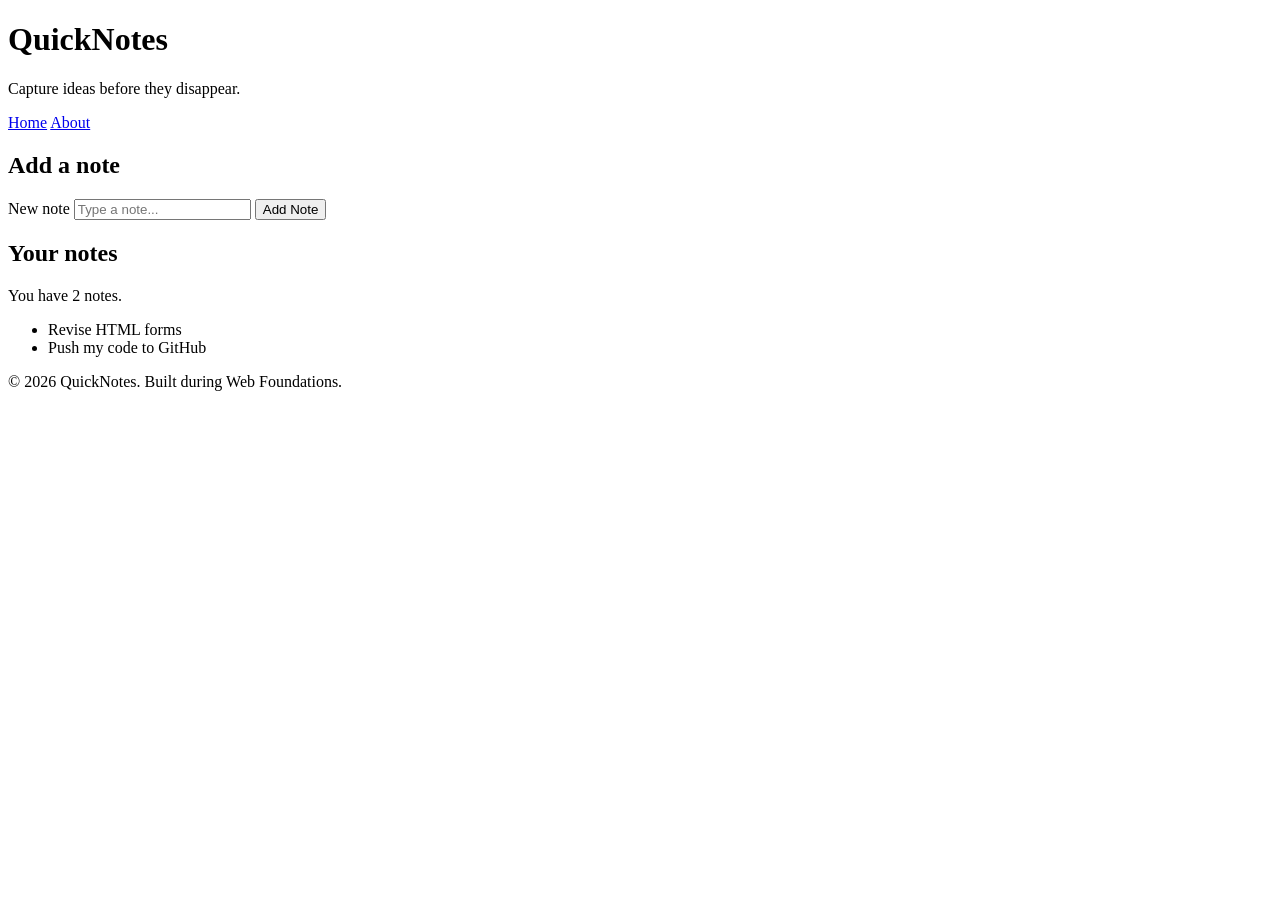
<file: day1/index.html>
<!DOCTYPE html>
<html lang="en">
  <head>
    <meta charset="UTF-8" />
    <meta name="viewport" content="width=device-width, initial-scale=1.0" />
    <title>QuickNotes</title>
  </head>
  <body>
    <header>
      <h1>QuickNotes</h1>
      <p>Capture ideas before they disappear.</p>
      <nav>
        <a href="index.html">Home</a>
        <a href="about.html">About</a>
      </nav>
    </header>

    <main>
      <section>
        <h2>Add a note</h2>
        <form id="note-form">
          <label for="note-input">New note</label>
          <input type="text" id="note-input" placeholder="Type a note..." />
          <button type="submit">Add Note</button>
        </form>
      </section>

      <section>
        <h2>Your notes</h2>
        <p id="note-count">You have 2 notes.</p>
        <ul id="notes-list">
          <li>Revise HTML forms</li>
          <li>Push my code to GitHub</li>
        </ul>
      </section>
    </main>

    <footer>
      <p>&copy; 2026 QuickNotes. Built during Web Foundations.</p>
    </footer>
  </body>
</html>
</file>
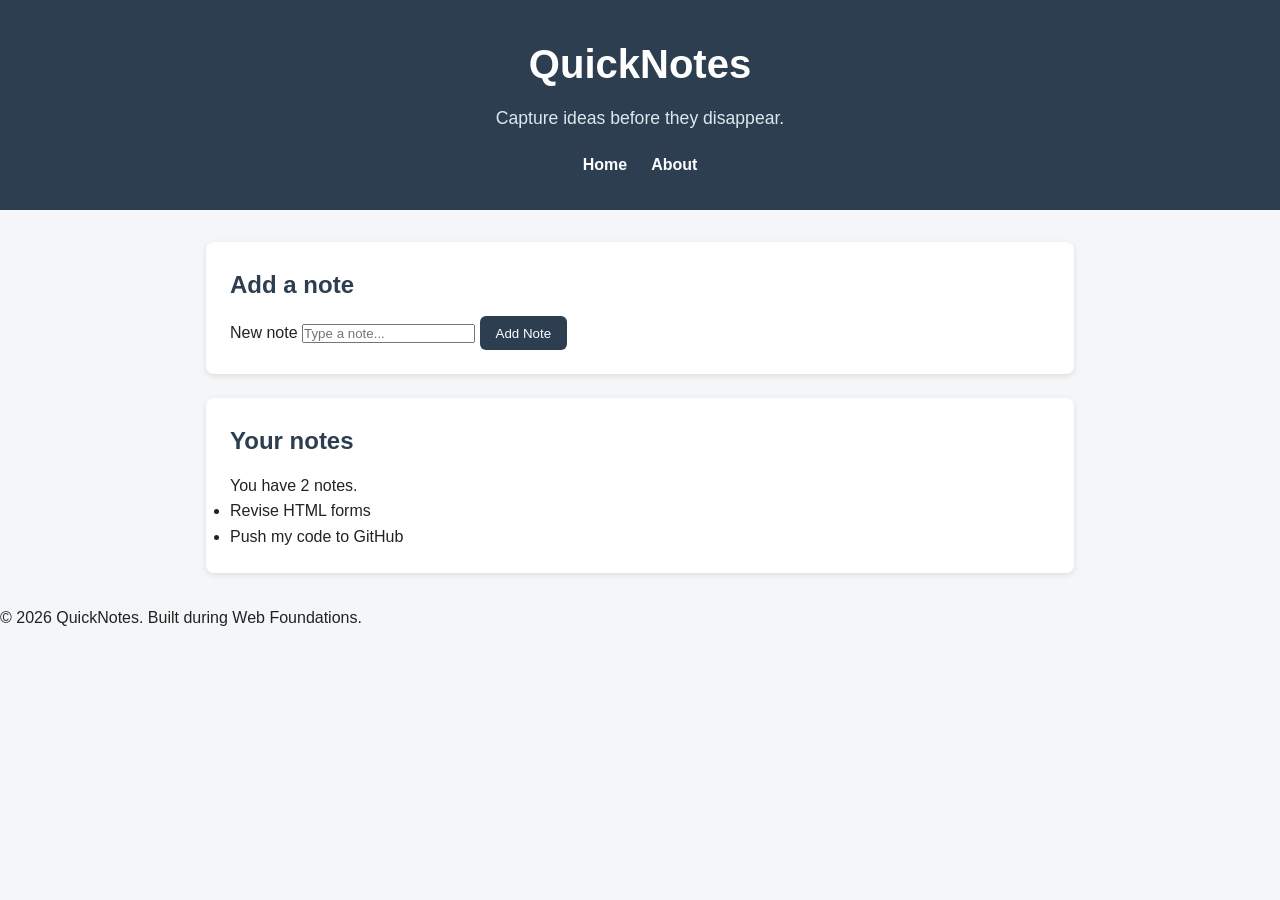
<file: day2/index.html>
<!DOCTYPE html>
<html lang="en">
  <head>
    <meta charset="UTF-8" />
    <meta name="viewport" content="width=device-width, initial-scale=1.0" />
    <title>QuickNotes</title>
        <link rel="stylesheet" href="style.css" />
  </head>
  <body>
    <header>
      <h1>QuickNotes</h1>
      <p>Capture ideas before they disappear.</p>
      <nav>
        <a href="index.html">Home</a>
        <a href="about.html">About</a>
      </nav>
    </header>

    <main>
      <section>
        <h2>Add a note</h2>
        <form id="note-form">
          <label for="note-input">New note</label>
          <input type="text" id="note-input" placeholder="Type a note..." />
          <button type="submit">Add Note</button>
        </form>
      </section>

      <section>
        <h2>Your notes</h2>
        <p id="note-count">You have 2 notes.</p>
        <ul id="notes-list">
          <li>Revise HTML forms</li>
          <li>Push my code to GitHub</li>
        </ul>
      </section>
    </main>

    <footer>
      <p>&copy; 2026 QuickNotes. Built during Web Foundations.</p>
    </footer>
  </body>
</html>
</file>
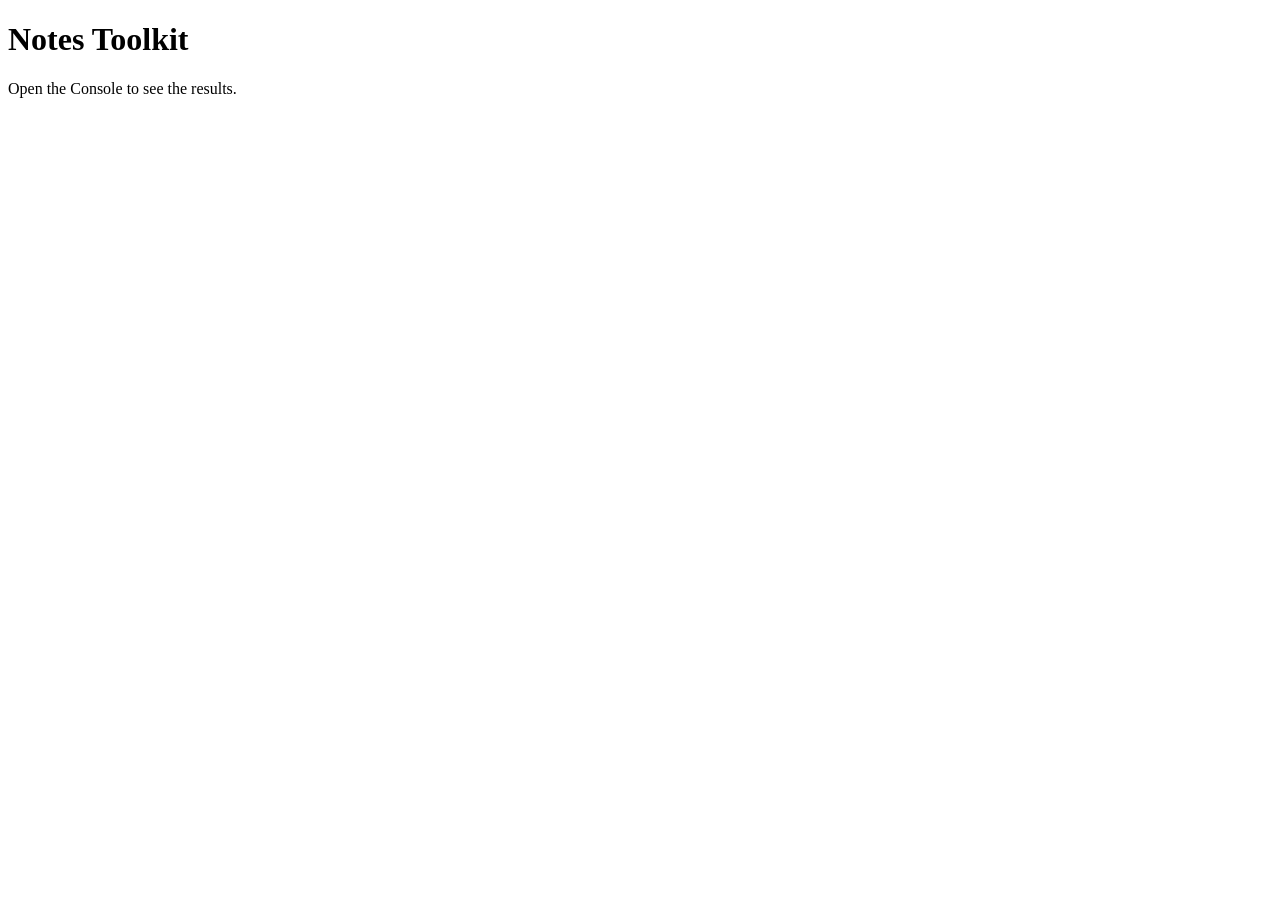
<file: day3/index.html>
<!DOCTYPE html>
<html lang="en">
  <head>
    <meta charset="UTF-8" />
    <meta name="viewport" content="width=device-width, initial-scale=1.0" />
    <title>Notes Toolkit</title>
    <script src="script.js" defer></script>
  </head>
  <body>
    <h1>Notes Toolkit</h1>
    <p>Open the Console to see the results.</p>
  </body>
</html>
</file>
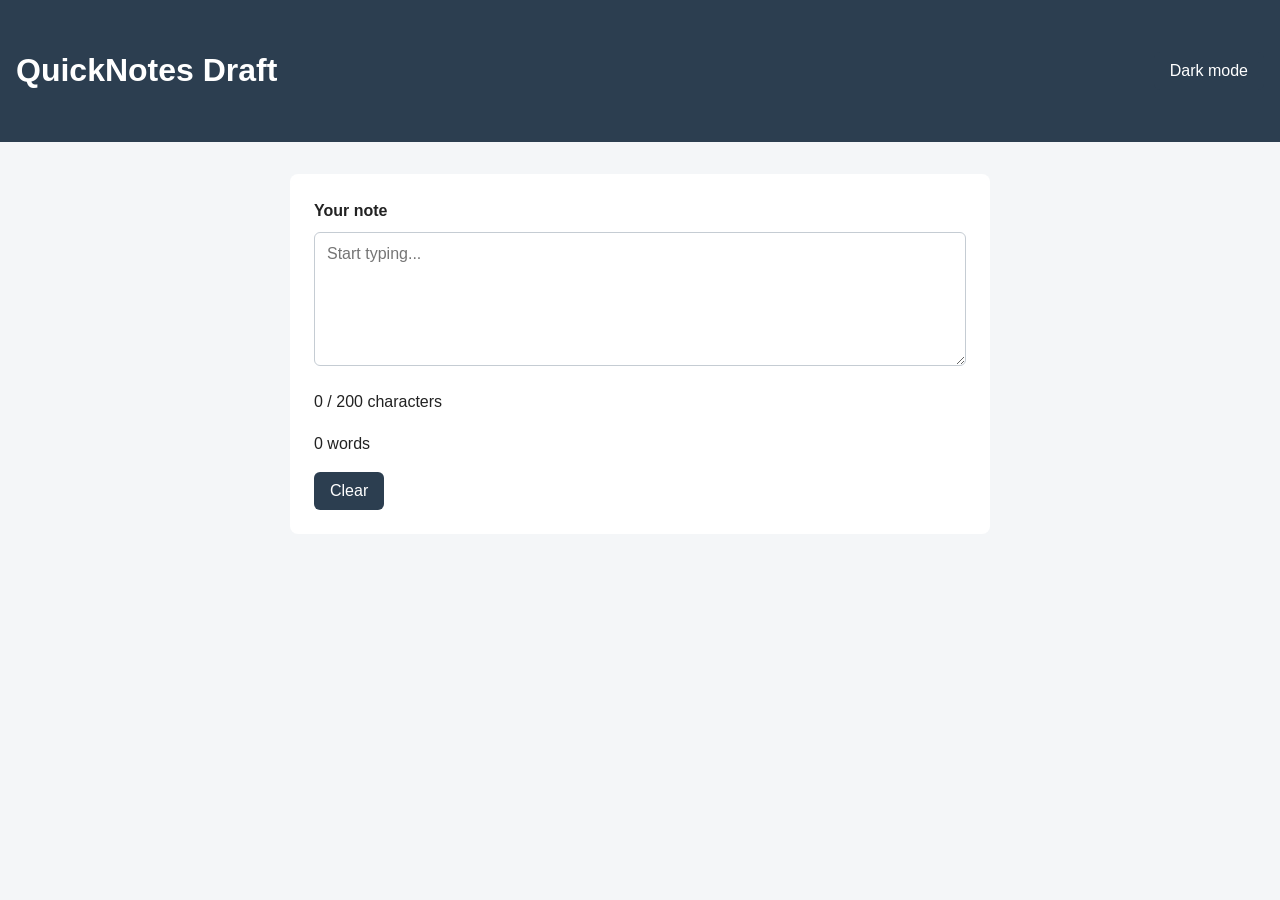
<file: day4/index.html>
<!DOCTYPE html>
<html lang="en">
  <head>
    <meta charset="UTF-8" />
    <meta name="viewport" content="width=device-width, initial-scale=1.0" />
    <title>QuickNotes Draft</title>
    <link rel="stylesheet" href="style.css" />
    <script src="script.js" defer></script>
  </head>
  <body>
    <header>
      <h1>QuickNotes Draft</h1>
      <button id="theme-toggle" type="button">Dark mode</button>
    </header>

    <main>
      <label for="note-text">Your note</label>
      <textarea id="note-text" rows="6" placeholder="Start typing..."></textarea>

      <p id="char-count">0 / 200 characters</p>
      <p id="word-count">0 words</p>

      <button id="clear-btn" type="button">Clear</button>
    </main>
  </body>
</html>
</file>
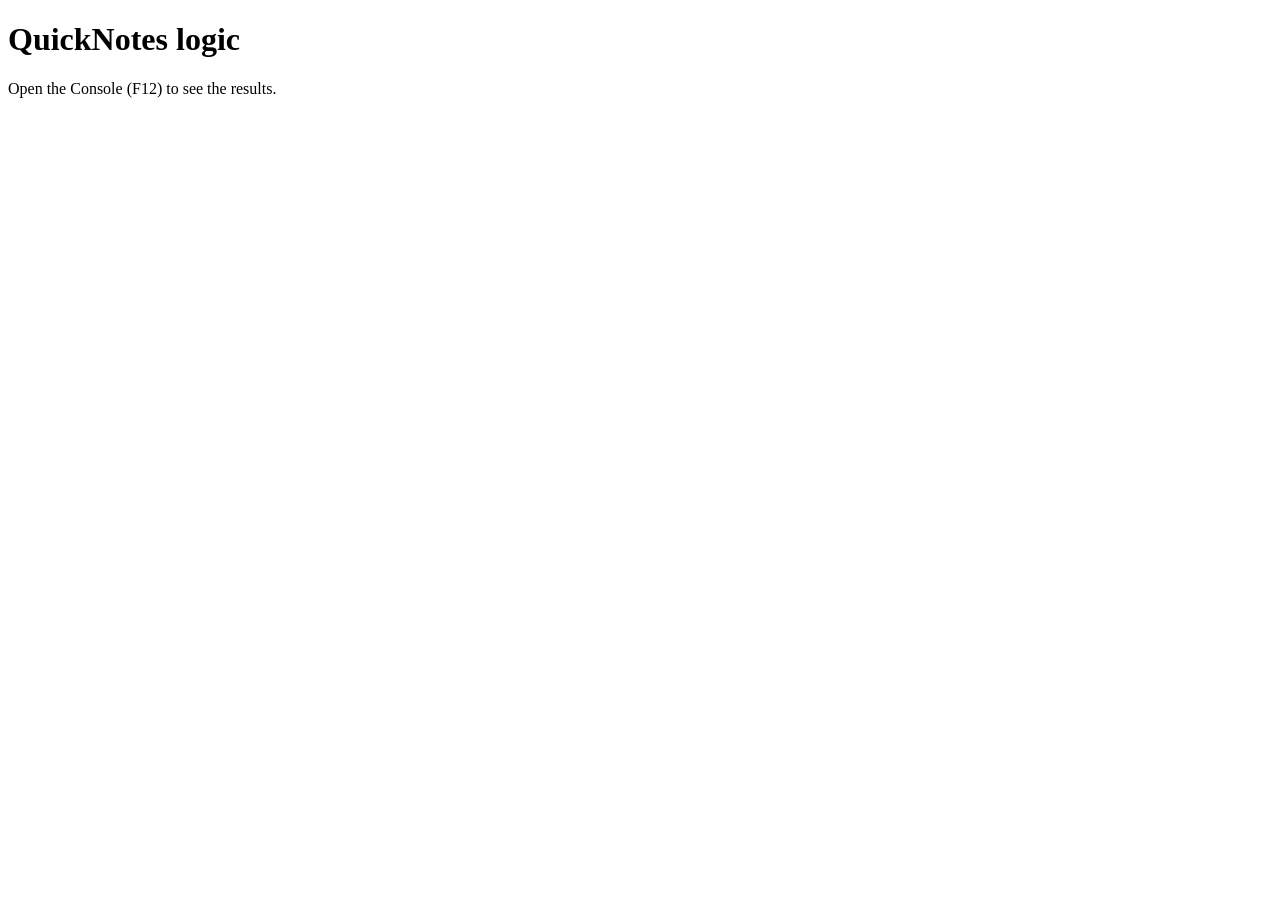
<file: practice/quicknotes-day3/index.html>
<!DOCTYPE html>
<html lang="en">
  <head>
    <meta charset="UTF-8" />
    <meta name="viewport" content="width=device-width, initial-scale=1.0" />
    <title>QuickNotes Day 3</title>
    <script src="script.js" defer></script>
  </head>
  <body>
    <h1>QuickNotes logic</h1>
    <p>Open the Console (F12) to see the results.</p>
  </body>
</html>
</file>
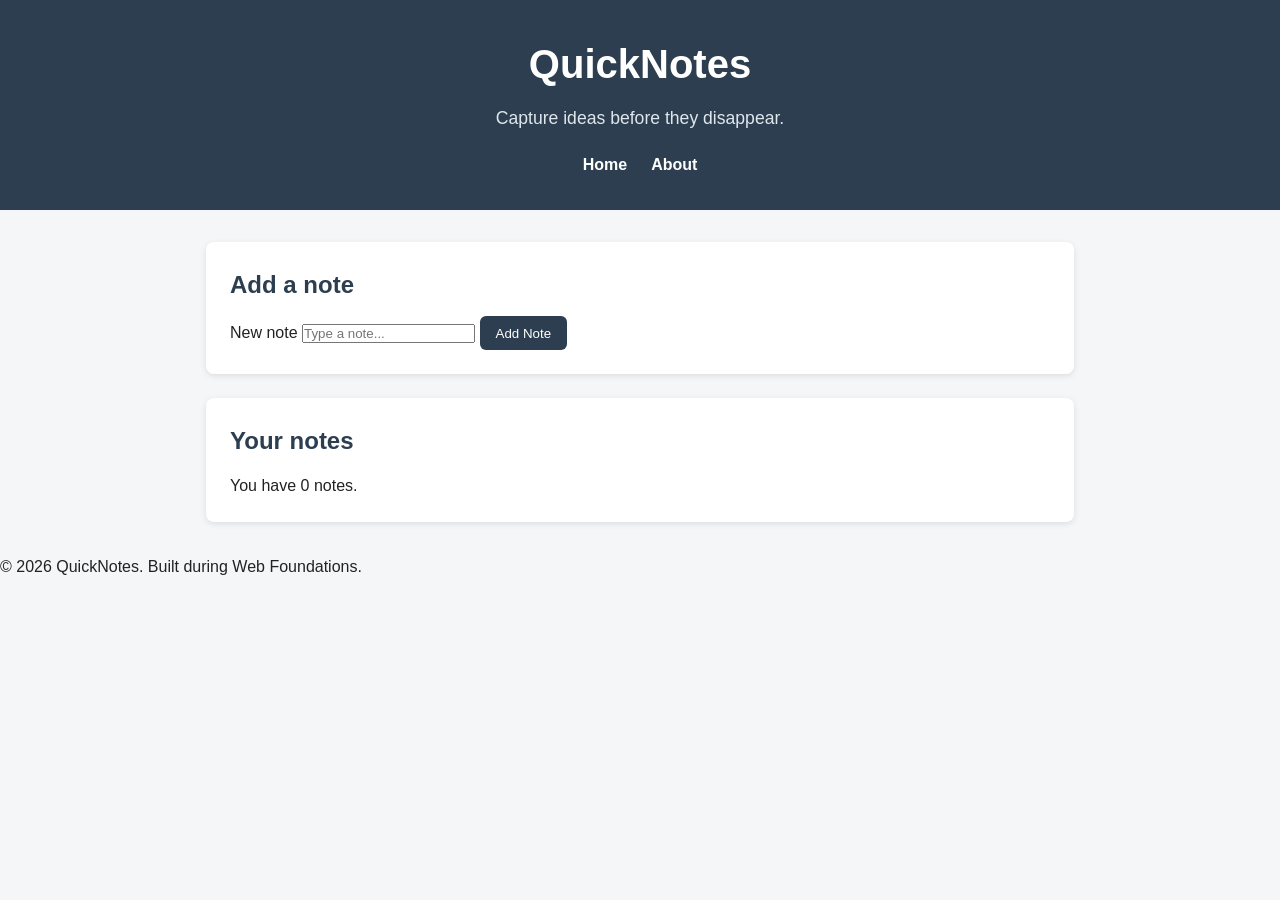
<file: practice/quicknotes-day4/index.html>
<!doctype html>
<html lang="en">
  <head>
    <meta charset="UTF-8" />
    <meta name="viewport" content="width=device-width, initial-scale=1.0" />
    <title>QuickNotes</title>
    <link rel="stylesheet" href="style.css" />
    <script src="script.js" defer></script>
  </head>
  <body>
    <header>
      <h1>QuickNotes</h1>
      <p>Capture ideas before they disappear.</p>
      <nav>
        <a href="index.html">Home</a>
        <a href="about.html">About</a>
      </nav>
    </header>

    <main>
      <section>
        <h2>Add a note</h2>
        <form id="note-form">
          <label for="note-input">New note</label>
          <input type="text" id="note-input" placeholder="Type a note..." />
          <button type="submit">Add Note</button>
        </form>
      </section>

      <section>
        <h2>Your notes</h2>
        <p id="note-count">You have 0 notes.</p>
        <ul id="notes-list"></ul>
      </section>
    </main>

    <footer>
      <p>&copy; 2026 QuickNotes. Built during Web Foundations.</p>
    </footer>
  </body>
</html>
</file>
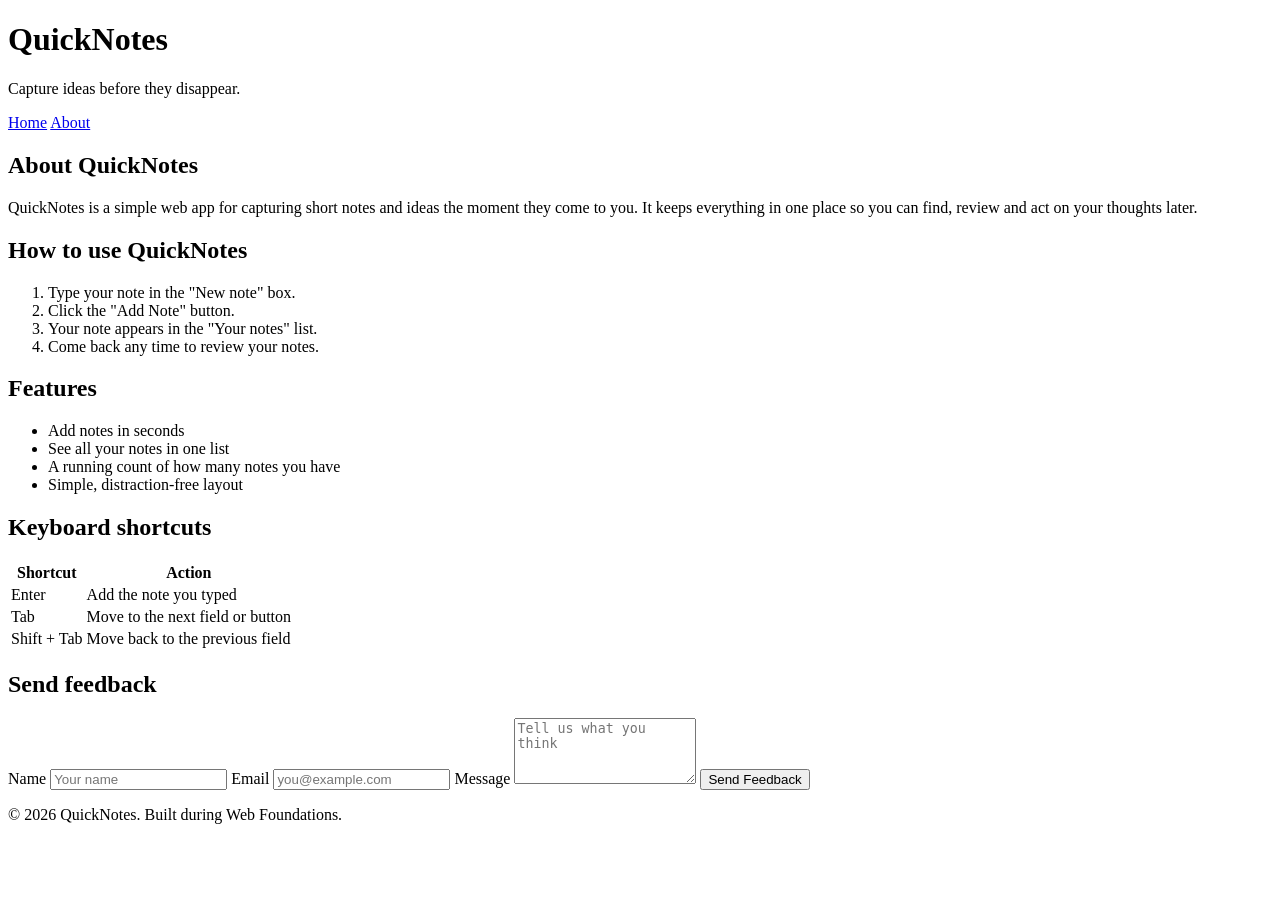
<file: day1/about.html>
<!DOCTYPE html>
<html lang="en">
  <head>
    <meta charset="UTF-8" />
    <meta name="viewport" content="width=device-width, initial-scale=1.0" />
    <title>About QuickNotes</title>
  </head>
  <body>
    <header>
      <h1>QuickNotes</h1>
      <p>Capture ideas before they disappear.</p>
      <nav>
        <a href="index.html">Home</a>
        <a href="about.html">About</a>
      </nav>
    </header>

    <main>
      <section>
        <h2>About QuickNotes</h2>
        <p>QuickNotes is a simple web app for capturing short notes and ideas the moment they come to you. It keeps everything in one place so you can find, review and act on your thoughts later.</p>
      </section>
      <section>
        <h2>How to use QuickNotes</h2>
        <ol>
          <li>Type your note in the "New note" box.</li>
          <li>Click the "Add Note" button.</li>
          <li>Your note appears in the "Your notes" list.</li>
          <li>Come back any time to review your notes.</li>
        </ol>
      </section>

      <section>
        <h2>Features</h2>
        <ul>
          <li>Add notes in seconds</li>
          <li>See all your notes in one list</li>
          <li>A running count of how many notes you have</li>
          <li>Simple, distraction-free layout</li>
        </ul>
      </section>
      <section>
        <h2>Keyboard shortcuts</h2>
        <table>
          <thead>
            <tr>
              <th>Shortcut</th>
              <th>Action</th>
            </tr>
          </thead>
          <tbody>
            <tr>
              <td>Enter</td>
              <td>Add the note you typed</td>
            </tr>
            <tr>
              <td>Tab</td>
              <td>Move to the next field or button</td>
            </tr>
            <tr>
              <td>Shift + Tab</td>
              <td>Move back to the previous field</td>
            </tr>
          </tbody>
        </table>
      </section>
            <section>
        <h2>Send feedback</h2>
        <form id="feedback-form">
          <label for="feedback-name">Name</label>
          <input
            type="text"
            id="feedback-name"
            name="name"
            placeholder="Your name"
            required
          />

          <label for="feedback-email">Email</label>
          <input
            type="email"
            id="feedback-email"
            name="email"
            placeholder="you@example.com"
            required
          />

          <label for="feedback-message">Message</label>
          <textarea
            id="feedback-message"
            name="message"
            rows="4"
            placeholder="Tell us what you think"
            required
          ></textarea>

          <button type="submit">Send Feedback</button>
        </form>
      </section>
    </main>

    <footer>
      <p>&copy; 2026 QuickNotes. Built during Web Foundations.</p>
    </footer>
  </body>
</html>
</file>
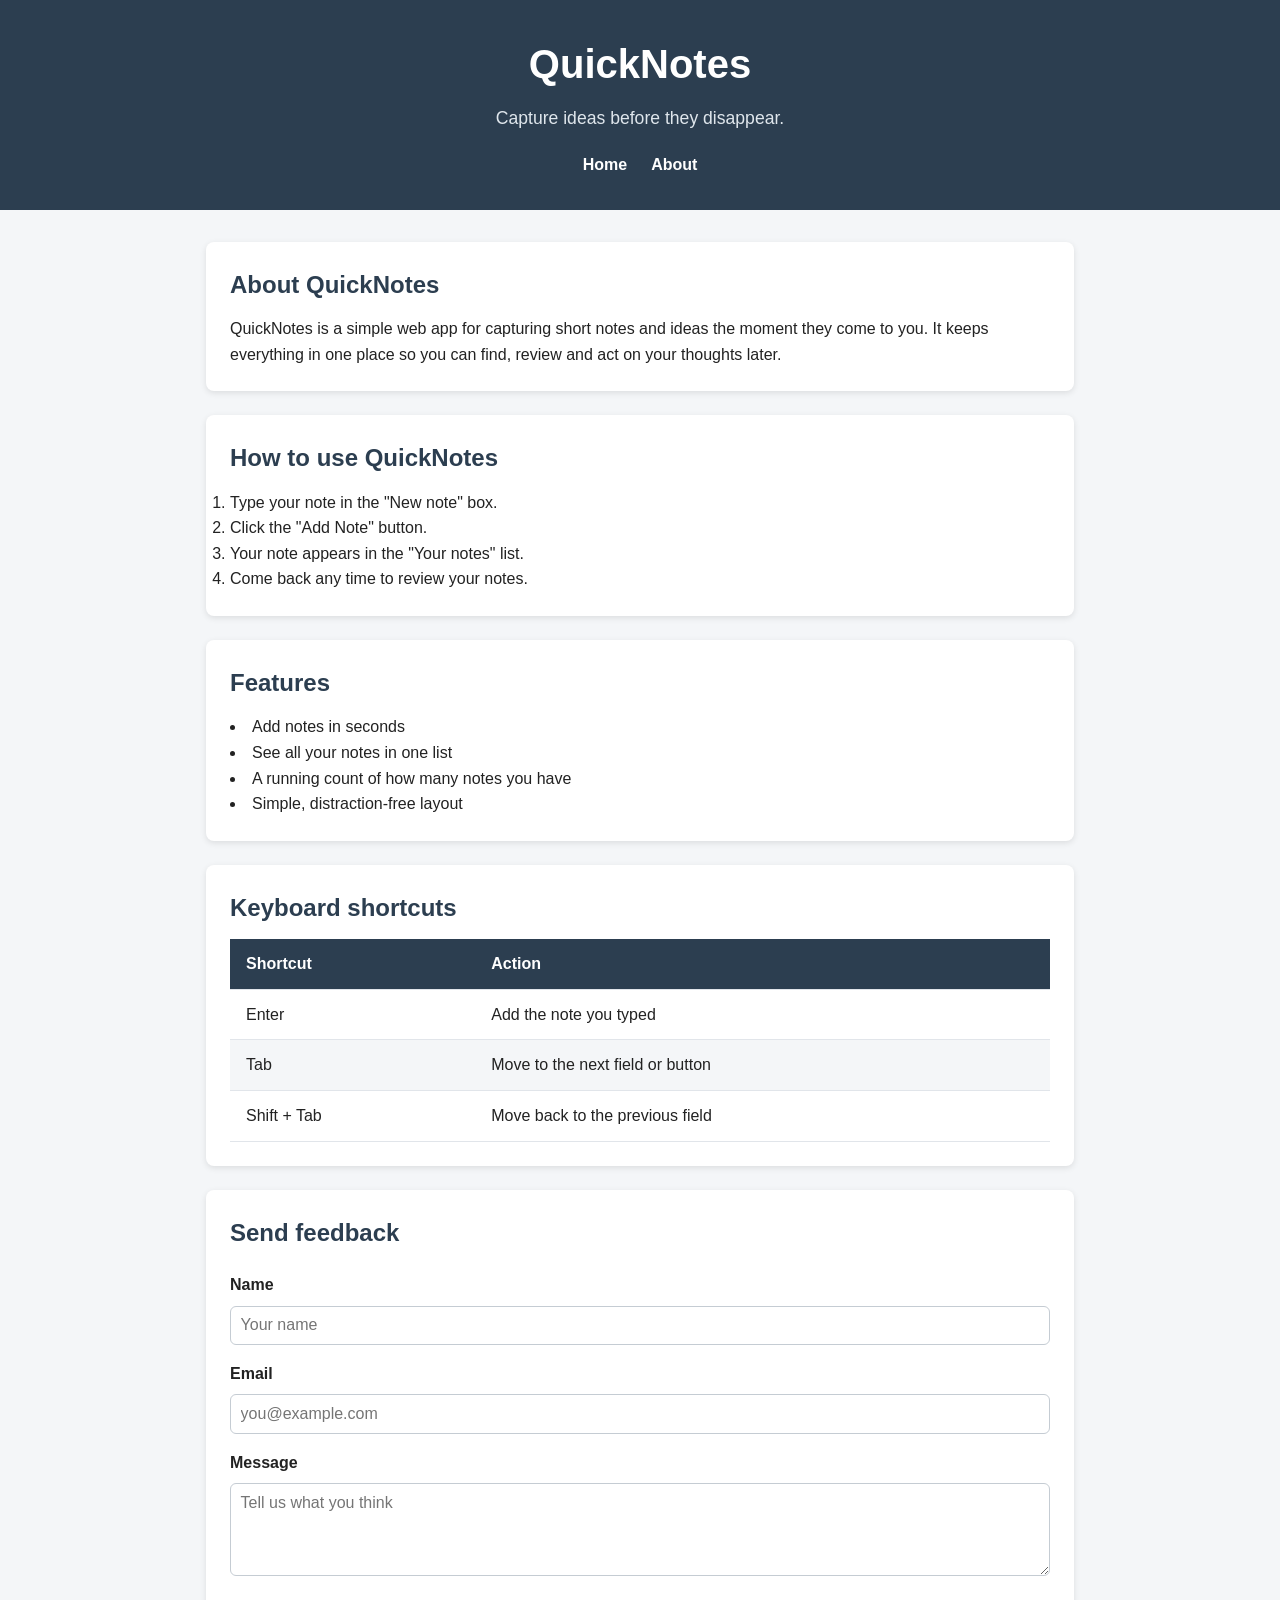
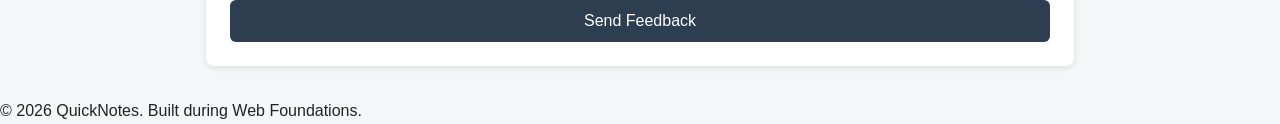
<file: day2/about.html>
<!DOCTYPE html>
<html lang="en">
  <head>
    <meta charset="UTF-8" />
    <meta name="viewport" content="width=device-width, initial-scale=1.0" />
    <title>About QuickNotes</title>
        <link rel="stylesheet" href="style.css" />
  </head>
  <body>
    <header>
      <h1>QuickNotes</h1>
      <p>Capture ideas before they disappear.</p>
      <nav>
        <a href="index.html">Home</a>
        <a href="about.html">About</a>
      </nav>
    </header>

    <main>
      <section>
        <h2>About QuickNotes</h2>
        <p>QuickNotes is a simple web app for capturing short notes and ideas the moment they come to you. It keeps everything in one place so you can find, review and act on your thoughts later.</p>
      </section>
      <section>
        <h2>How to use QuickNotes</h2>
        <ol>
          <li>Type your note in the "New note" box.</li>
          <li>Click the "Add Note" button.</li>
          <li>Your note appears in the "Your notes" list.</li>
          <li>Come back any time to review your notes.</li>
        </ol>
      </section>

      <section>
        <h2>Features</h2>
        <ul class="features-list"></ul>
          <li>Add notes in seconds</li>
          <li>See all your notes in one list</li>
          <li>A running count of how many notes you have</li>
          <li>Simple, distraction-free layout</li>
        </ul>
      </section>
      <section>
        <h2>Keyboard shortcuts</h2>
        <table>
          <thead>
            <tr>
              <th>Shortcut</th>
              <th>Action</th>
            </tr>
          </thead>
          <tbody>
            <tr>
              <td>Enter</td>
              <td>Add the note you typed</td>
            </tr>
            <tr>
              <td>Tab</td>
              <td>Move to the next field or button</td>
            </tr>
            <tr>
              <td>Shift + Tab</td>
              <td>Move back to the previous field</td>
            </tr>
          </tbody>
        </table>
      </section>
            <section>
        <h2>Send feedback</h2>
        <form id="feedback-form">
          <label for="feedback-name">Name</label>
          <input
            type="text"
            id="feedback-name"
            name="name"
            placeholder="Your name"
            required
          />

          <label for="feedback-email">Email</label>
          <input
            type="email"
            id="feedback-email"
            name="email"
            placeholder="you@example.com"
            required
          />

          <label for="feedback-message">Message</label>
          <textarea
            id="feedback-message"
            name="message"
            rows="4"
            placeholder="Tell us what you think"
            required
          ></textarea>

          <button type="submit">Send Feedback</button>
        </form>
      </section>
    </main>

    <footer>
      <p>&copy; 2026 QuickNotes. Built during Web Foundations.</p>
    </footer>
  </body>
</html>
</file>
<file: day2/style.css>
/* Reset */
* {
  margin: 0;
  padding: 0;
  box-sizing: border-box;
}

/* Base styles */
body {
  font-family: Arial, Helvetica, sans-serif;
  line-height: 1.6;
  color: #222;
  background-color: #f4f6f8;
}

/* Header */
header {
  background-color: #2c3e50;
  color: #fff;
  text-align: center;
  padding: 2rem 1rem;
}

header h1 {
  font-size: 2.5rem;
  margin-bottom: 0.5rem;
}

header p {
  font-size: 1.1rem;
  color: #dfe6ec;
}
/* Navigation */
nav {
  display: flex;
  justify-content: center;
  gap: 1.5rem;
  margin-top: 1.25rem;
}

nav a {
  color: #fff;
  text-decoration: none;
  font-weight: bold;
}
/* Main */
main {
  max-width: 900px;
  margin: 2rem auto;
  padding: 0 1rem;
}

/* Section cards */
section {
  background-color: #fff;
  border-radius: 8px;
  padding: 1.5rem;
  margin-bottom: 1.5rem;
  box-shadow: 0 2px 6px rgba(0, 0, 0, 0.1);
}

section h2 {
  margin-bottom: 0.75rem;
  color: #2c3e50;
}
/* Features grid */
.features-list {
  list-style: none;
  display: grid;
  grid-template-columns: repeat(auto-fit, minmax(180px, 1fr));
  gap: 1rem;
}

.features-list li {
  background-color: #eaf2f8;
  border: 1px solid #d0e0ee;
  border-radius: 8px;
  padding: 1rem;
  text-align: center;
}
/* Table */
table {
  width: 100%;
  border-collapse: collapse;
}

th,
td {
  padding: 0.75rem 1rem;
  text-align: left;
  border-bottom: 1px solid #e1e5ea;
}

th {
  background-color: #2c3e50;
  color: #fff;
}

tbody tr:nth-child(even) {
  background-color: #f4f6f8;
}

/* Feedback form */
#feedback-form {
  display: flex;
  flex-direction: column;
  gap: 0.5rem;
}

#feedback-form label {
  font-weight: bold;
  margin-top: 0.5rem;
}

#feedback-form input,
#feedback-form textarea {
  padding: 0.6rem;
  border: 1px solid #c5ccd3;
  border-radius: 6px;
  font-family: inherit;
  font-size: 1rem;
}

#feedback-form button {
  margin-top: 1rem;
  padding: 0.75rem;
  background-color: #2c3e50;
  color: #fff;
  border: none;
  border-radius: 6px;
  font-size: 1rem;
  cursor: pointer;
}
/* Hover effects */
nav a {
  transition: color 0.3s ease, transform 0.3s ease;
}

nav a:hover {
  color: #f1c40f;
  transform: translateY(-2px);
}

button {
  background-color: #2c3e50;
  color: #fff;
  border: none;
  border-radius: 6px;
  padding: 0.6rem 1rem;
  cursor: pointer;
  transition: background-color 0.3s ease, transform 0.3s ease;
}

button:hover,
#feedback-form button:hover {
  background-color: #1a252f;
  transform: translateY(-2px);
}
/* Small screens */
@media (max-width: 600px) {
  header {
    padding: 1rem 0.75rem;
  }

  header h1 {
    font-size: 1.75rem;
  }

  header p {
    font-size: 0.95rem;
  }

  nav {
    gap: 1rem;
  }
}
</file>
<file: day4/style.css>
:root {
  --bg: #f4f6f8;
  --text: #222222;
  --card: #ffffff;
  --header-bg: #2c3e50;
  --header-text: #ffffff;
  --border: #c5ccd3;
  --button-bg: #2c3e50;
  --button-text: #ffffff;
}

body.dark {
  --bg: #121212;
  --text: #e8e8e8;
  --card: #1e1e1e;
  --header-bg: #0d1117;
  --header-text: #e8e8e8;
  --border: #444444;
  --button-bg: #3d5a80;
  --button-text: #ffffff;
}

* {
  box-sizing: border-box;
}

body {
  margin: 0;
  font-family: Arial, Helvetica, sans-serif;
  line-height: 1.6;
  background-color: var(--bg);
  color: var(--text);
  transition: background-color 0.3s ease, color 0.3s ease;
}

header {
  display: flex;
  justify-content: space-between;
  align-items: center;
  gap: 1rem;
  padding: 1.5rem 1rem;
  background-color: var(--header-bg);
  color: var(--header-text);
}

main {
  max-width: 700px;
  margin: 2rem auto;
  padding: 1.5rem;
  background-color: var(--card);
  border-radius: 8px;
}

label {
  display: block;
  font-weight: bold;
  margin-bottom: 0.5rem;
}

textarea {
  width: 100%;
  padding: 0.75rem;
  font-family: inherit;
  font-size: 1rem;
  background-color: var(--card);
  color: var(--text);
  border: 1px solid var(--border);
  border-radius: 6px;
}

button {
  padding: 0.6rem 1rem;
  background-color: var(--button-bg);
  color: var(--button-text);
  border: none;
  border-radius: 6px;
  font-size: 1rem;
  cursor: pointer;
}

/* Character counter states */
.warning {
  color: orange;
}

.over {
  color: red;
  font-weight: bold;
}
</file>
<file: practice/quicknotes-day4/style.css>
/* Reset */
* {
  margin: 0;
  padding: 0;
  box-sizing: border-box;
}

/* Base styles */
body {
  font-family: Arial, Helvetica, sans-serif;
  line-height: 1.6;
  color: #222;
  background-color: #f4f6f8;
}

/* Header */
header {
  background-color: #2c3e50;
  color: #fff;
  text-align: center;
  padding: 2rem 1rem;
}

header h1 {
  font-size: 2.5rem;
  margin-bottom: 0.5rem;
}

header p {
  font-size: 1.1rem;
  color: #dfe6ec;
}
/* Navigation */
nav {
  display: flex;
  justify-content: center;
  gap: 1.5rem;
  margin-top: 1.25rem;
}

nav a {
  color: #fff;
  text-decoration: none;
  font-weight: bold;
}
/* Main */
main {
  max-width: 900px;
  margin: 2rem auto;
  padding: 0 1rem;
}

/* Section cards */
section {
  background-color: #fff;
  border-radius: 8px;
  padding: 1.5rem;
  margin-bottom: 1.5rem;
  box-shadow: 0 2px 6px rgba(0, 0, 0, 0.1);
}

section h2 {
  margin-bottom: 0.75rem;
  color: #2c3e50;
}
/* Features grid */
.features-list {
  list-style: none;
  display: grid;
  grid-template-columns: repeat(auto-fit, minmax(180px, 1fr));
  gap: 1rem;
}

.features-list li {
  background-color: #eaf2f8;
  border: 1px solid #d0e0ee;
  border-radius: 8px;
  padding: 1rem;
  text-align: center;
}
/* Table */
table {
  width: 100%;
  border-collapse: collapse;
}

th,
td {
  padding: 0.75rem 1rem;
  text-align: left;
  border-bottom: 1px solid #e1e5ea;
}

th {
  background-color: #2c3e50;
  color: #fff;
}

tbody tr:nth-child(even) {
  background-color: #f4f6f8;
}

/* Feedback form */
#feedback-form {
  display: flex;
  flex-direction: column;
  gap: 0.5rem;
}

#feedback-form label {
  font-weight: bold;
  margin-top: 0.5rem;
}

#feedback-form input,
#feedback-form textarea {
  padding: 0.6rem;
  border: 1px solid #c5ccd3;
  border-radius: 6px;
  font-family: inherit;
  font-size: 1rem;
}

#feedback-form button {
  margin-top: 1rem;
  padding: 0.75rem;
  background-color: #2c3e50;
  color: #fff;
  border: none;
  border-radius: 6px;
  font-size: 1rem;
  cursor: pointer;
}
/* Hover effects */
nav a {
  transition: color 0.3s ease, transform 0.3s ease;
}

nav a:hover {
  color: #f1c40f;
  transform: translateY(-2px);
}

button {
  background-color: #2c3e50;
  color: #fff;
  border: none;
  border-radius: 6px;
  padding: 0.6rem 1rem;
  cursor: pointer;
  transition: background-color 0.3s ease, transform 0.3s ease;
}

button:hover,
#feedback-form button:hover {
  background-color: #1a252f;
  transform: translateY(-2px);
}
/* Small screens */
@media (max-width: 600px) {
  header {
    padding: 1rem 0.75rem;
  }

  header h1 {
    font-size: 1.75rem;
  }

  header p {
    font-size: 0.95rem;
  }

  nav {
    gap: 1rem;
  }
}
.note {
  display: flex;
  justify-content: space-between;
  align-items: center;
  gap: 12px;
  list-style: none;
  padding: 0.5rem 0;
}

.delete-btn {
  background-color: #8e0000;
  padding: 6px 12px;
  font-size: 0.85rem;
}

.delete-btn:hover {
  background-color: #6b0000;
}
</file>
